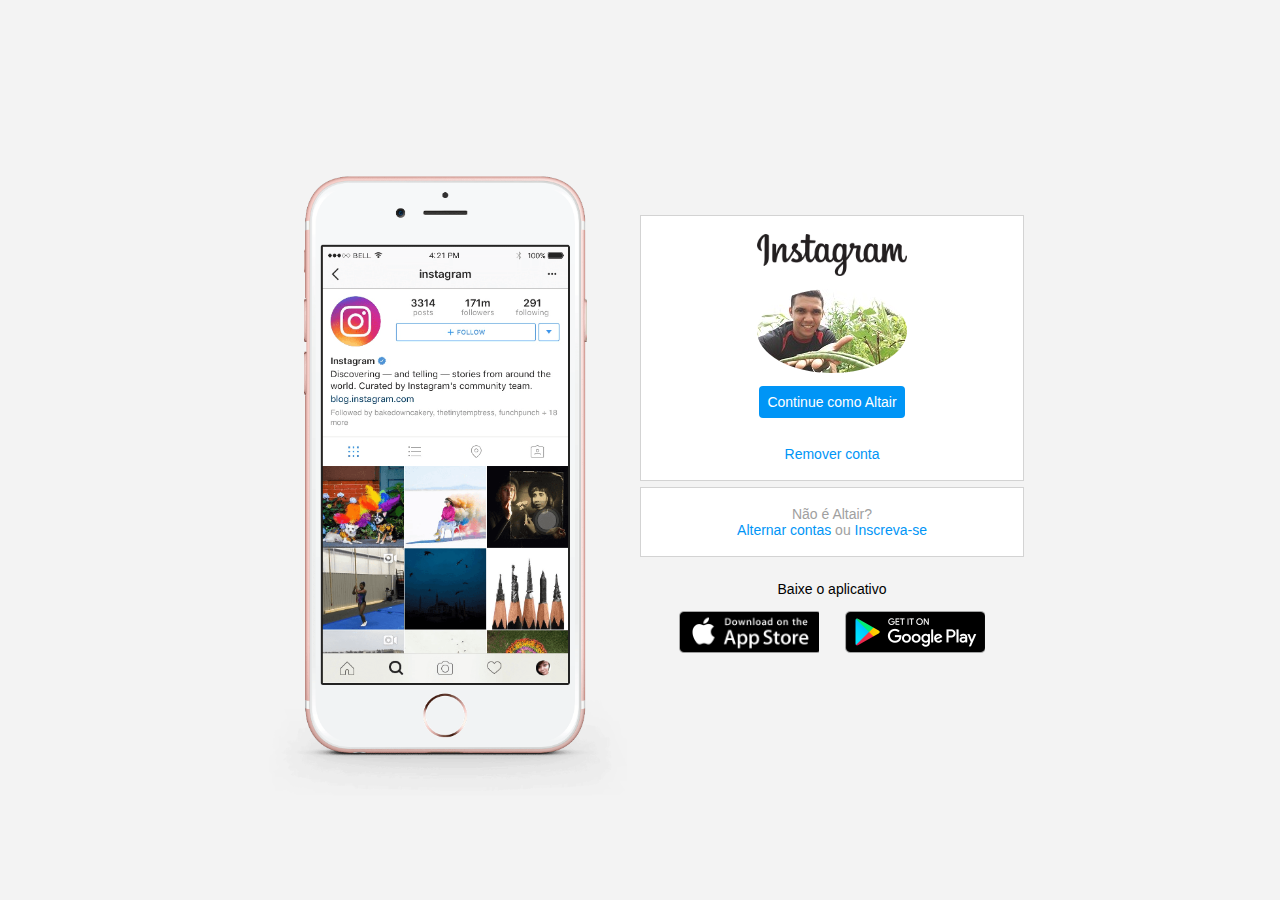
<file: index.html>
<!DOCTYPE html>
<html lang="pt-br">
<head>
    <meta charset="UTF-8">
    <meta http-equiv="X-UA-Compatible" content="IE=edge">
    <meta name="viewport" content="width=device-width, initial-scale=1.0">
    <link rel="stylesheet" href="estilo_Insta.css">
    <title>Recriando Página Inicial do Instagram</title>
</head>
<body>
    <div class="instagram-wrapper">
        <div class="instagram-phone">
            <img src="./img/instagram-celular.png" alt="celular">
        </div>
        <div class="instagram-continue">
            <div class="group">
                <img src="./img/instagram-logo.png" class="instagram-logo" alt="instagram logo">
                <div class="profile-photo">
                    <img src="./img/perfil-instagram.jpg" alt="foto de perfil">
                </div>
                <a href="index.html" class="instagram-login">Continue como Altair</a>
                <a href="#" class="instagram-logout">Remover conta</a>
            </div>
            <div class="group">
                <p class="not-account">Não é Altair?</p>
                <p class="not-account">
                    <a href="alterarconta.html" target="_blank"> <span class="link-blue">Alternar contas</span></a>
                    ou
                    <a href="cadastre_se.html" target="_blank"> <span class="link-blue">Inscreva-se</span></a>
                </p>
            </div>
            <div class="get-the-app">
                <p class="get-app">Baixe o aplicativo</p>
                <div class="download">
                    <a href="#" class="app-download"></a>
                    <a href="#" class="app-download"></a>
                </div>
            </div>
        </div>
    </div>  
</body>
</html>
</file>
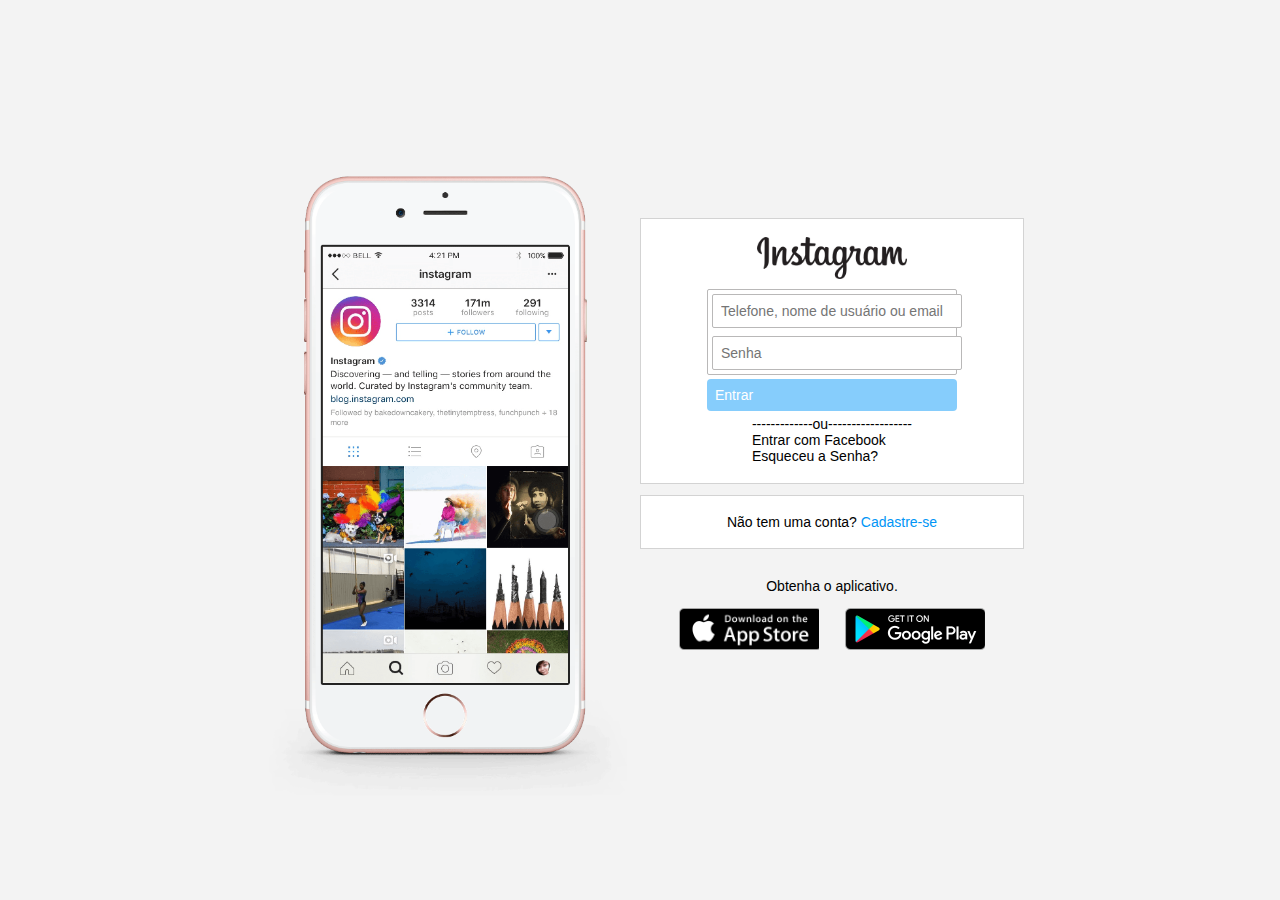
<file: alterarconta.html>
<!DOCTYPE html>
<html lang="pt-br">
<head>
    <meta charset="UTF-8">
    <meta http-equiv="X-UA-Compatible" content="IE=edge">
    <meta name="viewport" content="width=device-width, initial-scale=1.0">
    <link rel="stylesheet" href="estilo_Insta.css">
    <title>Recriando Página Inicial do Instagram</title>
</head>
<body>
    <div class="instagram-wrapper">
        <div class="instagram-phone">
            <img src="./img/instagram-celular.png" alt="celular">
        </div>
        <div class="instagram-continue">
            <div class="group">
                <img src="./img/instagram-logo.png" class="instagram-logo" alt="instagram logo">
                
                    <form action="" class="form-control">

                <input type="text" class="campotext" placeholder="Telefone, nome de usuário ou email">

                <input type="password" class="camposenha" placeholder="Senha">
                    </form>
                    
                <a href="#" class="instagram-entrar">Entrar</a>
                -------------ou------------------<br>
                Entrar com Facebook<br>
                Esqueceu a Senha?
            </div>
            <div class="group">
                <p>
                    Não tem uma conta? <span class="link-blue">Cadastre-se</span>
                </p>
            </div>
            <div class="get-the-app">
                <p class="get-app">Obtenha o aplicativo.</p>
                <div class="download">
                    <a href="#" class="app-download"></a>
                    <a href="#" class="app-download"></a>
                </div>
            </div>
        </div>
    </div>  
</body>
</html>
</file>
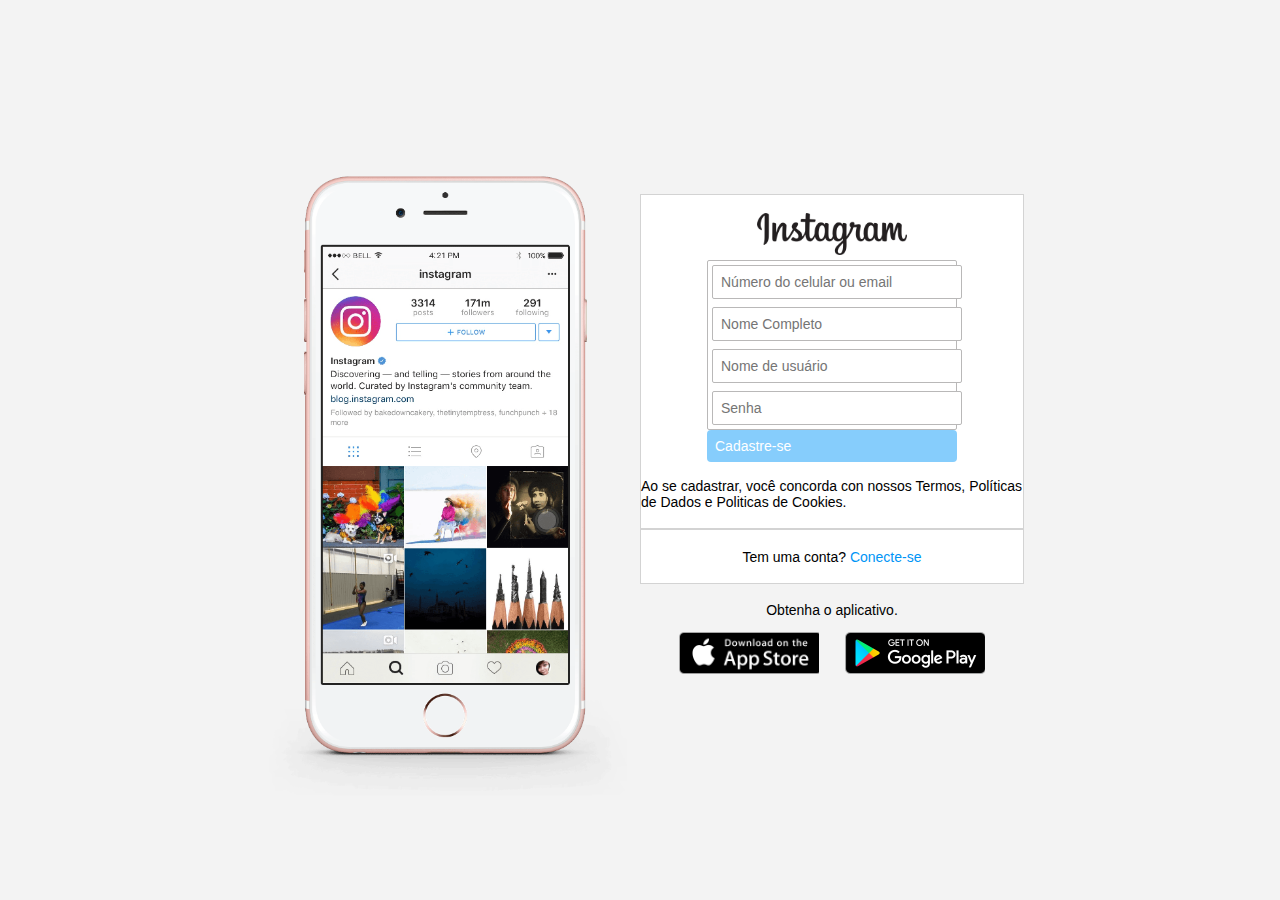
<file: cadastre_se.html>
<!DOCTYPE html>
<html lang="pt-br">
<head>
    <meta charset="UTF-8">
    <meta http-equiv="X-UA-Compatible" content="IE=edge">
    <meta name="viewport" content="width=device-width, initial-scale=1.0">
    <link rel="stylesheet" href="estilo_Insta.css">
    <title>Cadastre-se</title>
</head>
<body>
    <div class="instagram-wrapper">
        <div class="instagram-phone">
            <img src="./img/instagram-celular.png" alt="celular">
        </div>
        <div class="instagram-continue">
            <div class="group">
                <img src="./img/instagram-logo.png" class="instagram-logo" alt="instagram logo">
                
                    <form action="" class="form-control">

                <input type="text" class="campotext" placeholder="Número do celular ou email">

                <input type="text" class="campotext" placeholder="Nome Completo">

                <input type="text" class="campotext" placeholder="Nome de usuário">

                <input type="password" class="camposenha" placeholder="Senha">
                    </form>
                    
                <a href="#" class="instagram-entrar">Cadastre-se</a>
               <br>Ao se cadastrar, você concorda con nossos Termos, Políticas de Dados e Politicas de Cookies.
                
            </div>
            <div class="group">
                <p>
                    Tem uma conta? <span class="link-blue">Conecte-se</span>
                </p>
            </div>
            <div class="get-the-app">
                <p class="get-app">Obtenha o aplicativo.</p>
                <div class="download">
                    <a href="#" class="app-download"></a>
                    <a href="#" class="app-download"></a>
                </div>
            </div>
        </div>
    </div>  
</body>
</html>
</file>
<file: estilo_Insta.css>
* {
    padding: 0;
    margin: 0;
    box-sizing: border-box;
    text-decoration: none;
    font-family: sans-serif;
    font-size: 14px;
}

body {
    width: 100%;
    min-height: 100vh;
    background-color: rgb(243, 243, 243);
    margin: 0;
    padding: 0;
    display: flex;
    justify-content: center;
}

.instagram-wrapper {
    display: flex;
    align-items: center;
    justify-content: start;
    width: 60%;
    height: 100vh;
}

.instagram-phone {
    display: flex;
    align-items: center;
    justify-content: center;
    width: 50%;
}

.instagram-phone img {
    height: 50rem;
}

.instagram-continue {
    display: flex;
    align-items: center; /* horizontal */
    justify-content: space-around; /* vertical */
    flex-direction: column;
    width: 50%;
    min-height: 34rem;
}

.group {
    display: flex;
    justify-content: space-between;
    align-items: center;
    flex-direction: column;
    background-color: #ffffff;
    width: 100%;
    padding: 1.3rem 0;
    border: 1px solid lightgray;
}

.group:nth-child(1) {
    min-height: 19rem;
}

.instagram-logo {
    height: 3rem;
}

.profile-photo {
    display: flex;
    justify-content: center;
    align-items: center;
    border-radius: 50%;
    overflow: hidden;
}

.profile-photo img {
    height: 6rem;
}

.instagram-login {
    background-color: #0095f6;
    color: #ffffff;
    padding: 8px;
    border-radius: 4px;
}

.instagram-entrar{
    background-color: #86cdfc;
    color: #ffffff;
    width: 250px;
    padding: 8px;
    border-radius: 4px;
}

.instagram-logout {
    color: #0095f6;
    margin-top: 1rem;
}


.form-control{
    width: 250px;
    padding: 0px 0px 0px 0px;
    margin: 5px 0px 0px 0px;   
    align-items: center;
    border:1px solid rgb(185, 184, 184);
    border-radius: 2px;

}
.campotext{

    width: 250px;
    padding: 8px;
    margin: 4px;   
    align-items: center;
    border:1px solid rgb(185, 184, 184);
    border-radius: 2px;

}

.camposenha{
    
    width: 250px;
    padding: 8px;
    margin: 4px;   
    align-items: center;
    border:1px solid rgb(185, 184, 184);
    border-radius: 2px;

}

.not-account {
    color: rgb(160, 160, 160);
}

.link-blue {
    color: #0095f6;
}

.get-the-app {
    display: flex;
    flex-direction: column;
    align-items: center;
    justify-content: center;
    width: 100%;
    padding: 1.3rem 0;
}

.download {
    display: flex;
    width: 100%;
    justify-content: space-evenly;
    align-items: center;
    padding: 1rem;
}

.app-download {
    height: 3rem;
    width: 10rem;
    background-size: cover;
}

.app-download:nth-child(1) {
    background-image: url('./img/apple-button.png');
}

.app-download:nth-child(2) {
    background-image: url('./img/googleplay-button.png');
}

/* media queries */


@media (max-width: 1024px) {
    .instagram-wrapper {
        width: 90%;
    }
}

@media (max-width: 650px) {
    body {
        background-color: #ffffff;
    }

    .instagram-wrapper {
        width: 90%;
    }

    .instagram-phone {
        display: none;
    }

    .instagram-continue {
        width: 100%;
    }
    
    .group {
        border: 1px solid transparent;
    }
}
</file>
